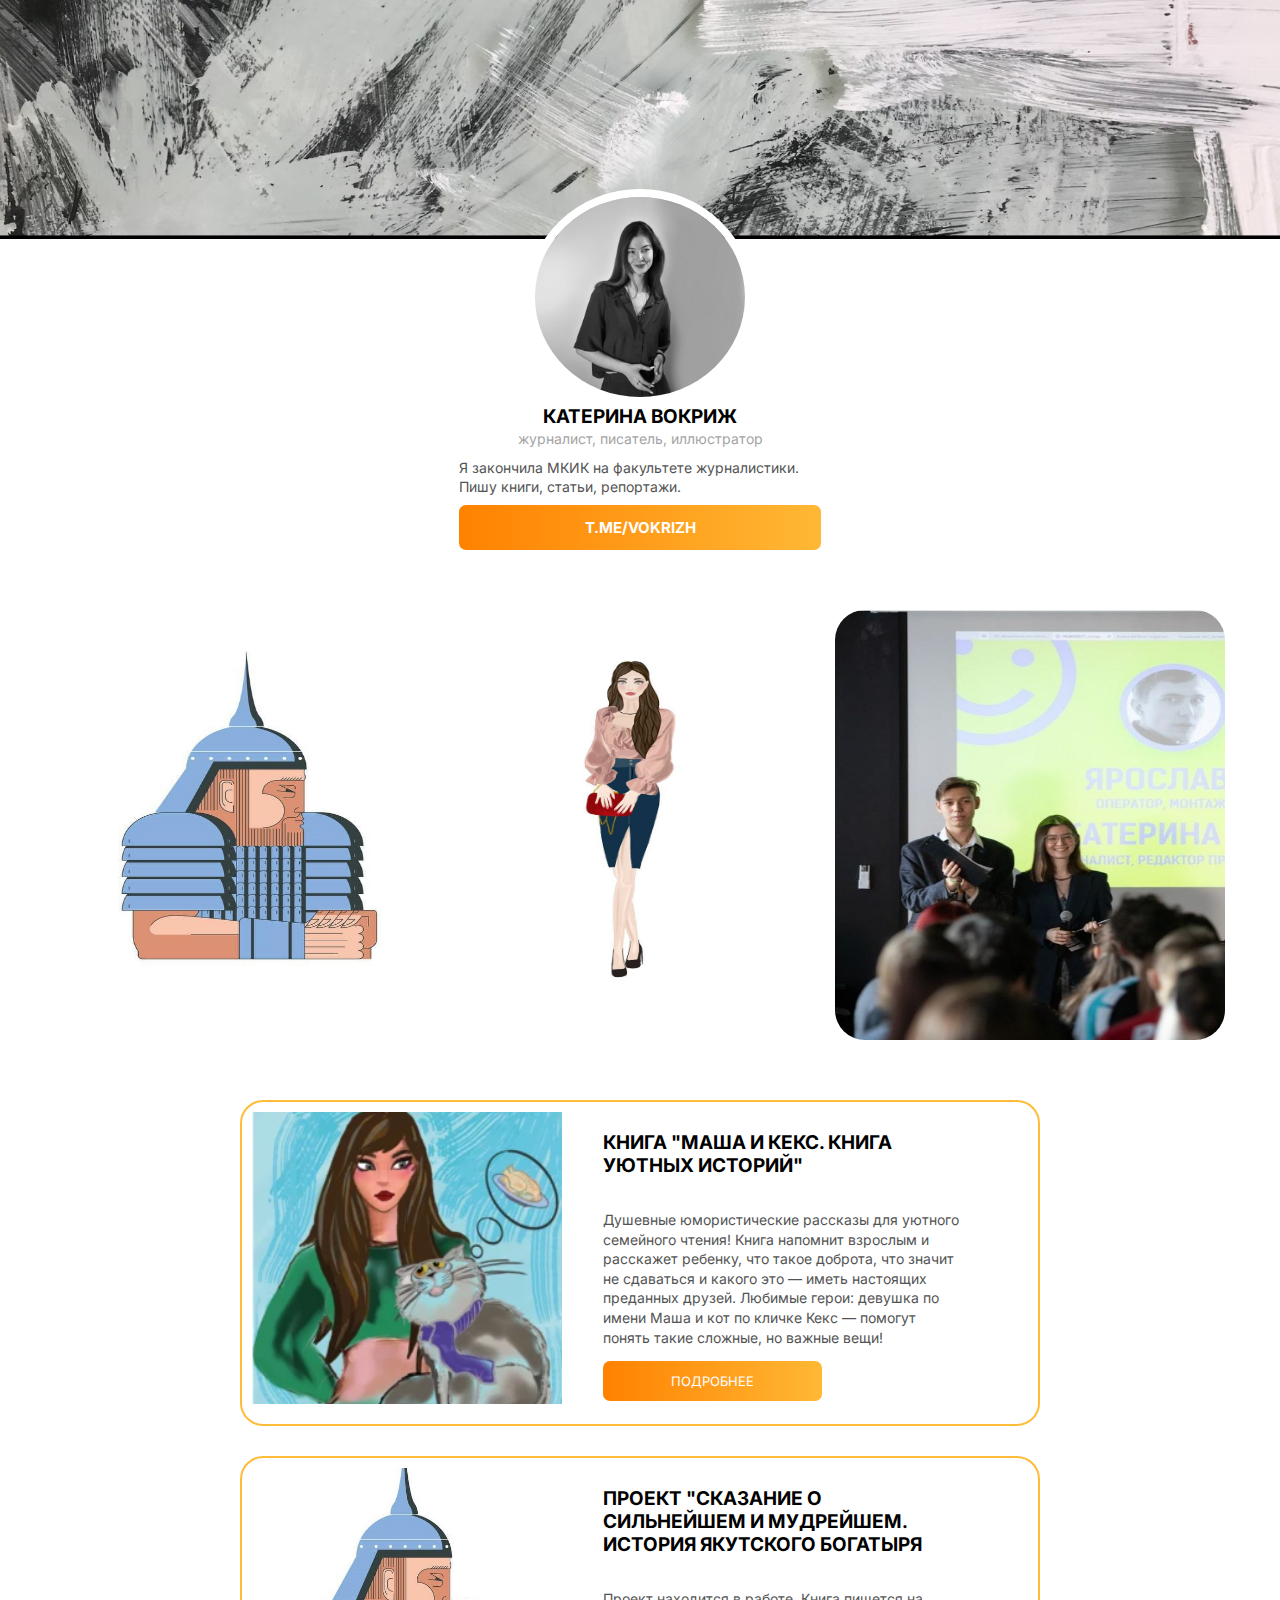
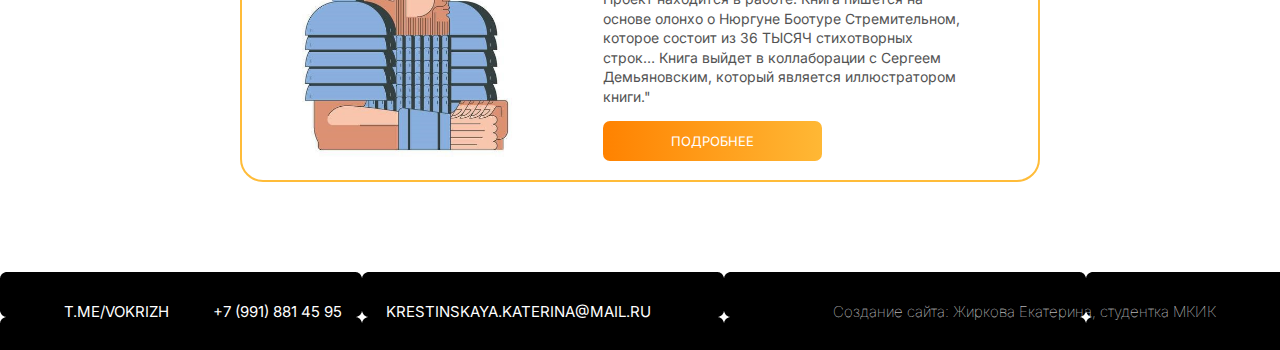
<file: index.html>
<!doctype html>
<html>
<head>
<title>Вокриж любит писать текст</title>
<link href="style.css" type="text/css"  rel="stylesheet">
<meta charset="utf-8">
<link rel="shortcut icon" type="image/x-icon" href="images/favicon.ico">
<link rel="preconnect" href="https://fonts.googleapis.com">
<link rel="preconnect" href="https://fonts.gstatic.com" crossorigin>
<link href="https://fonts.googleapis.com/css2?family=Inter:wght@100;200;300;400;500;600;700;800;900&display=swap" rel="stylesheet">
</head>
<body>
<header>
<section class="profile">
<img src="images/me.jpg">
<h1>Катерина Вокриж</h1>
<h2>Журналист, писатель, иллюстратор</h2>
<p>Я закончила МКИК на факультете журналистики. Пишу книги, статьи, репортажи.</p>
<a href="/">t.me/Vokrizh</a>
</section>
</header>
<main>
<section class="ills">
<img src="images/bog.jpeg">
<img src="images/masha.jpeg">
<img src="images/fest.jpeg">
</section>
<section class="portfolio">
<article id="card_2">
<img src="images/Kniga.png">
<h3>Книга "Маша и Кекс. Книга уютных историй"</h3>
<p>Душевные юмористические рассказы для уютного семейного чтения! Книга напомнит взрослым и расскажет ребенку, что такое доброта, что значит не сдаваться и какого это — иметь настоящих преданных друзей. Любимые герои: девушка по имени Маша и кот по кличке Кекс — помогут понять такие сложные, но важные вещи!</p>
<a href="2.html">подробнее</a>
</article>
<article id="card_1">
<img src="images/bog.jpeg">
<h3>Проект "Сказание о сильнейшем и мудрейшем. История якутского богатыря</h3>
<p>Проект находится в работе. Книга пишется на основе олонхо о Нюргуне Боотуре Стремительном, которое состоит из 36 ТЫСЯЧ стихотворных строк… 
Книга выйдет в коллаборации с Сергеем Демьяновским, который является иллюстратором книги."</p>
<a href="1.html">подробнее</a>
</article>
</section>
</main>
<footer>
<div class="contacts">
<a href="/">t.me/Vokrizh</a>
<a href="/"> +7 (991) 881 45 95</a>
<a href="/">krestinskaya.katerina@mail.ru</a>
</div>
<div class="copyright">
Создание сайта: Жиркова Екатерина, студентка МКИК
</div>
</footer>
</body>
</html>
</file>
<file: style.css>
body {
    margin: 0;
    font-family: 'Inter', sans-serif;
}

header {
    width: 100%;
    height: 550px;
    background: url(images/verh.png);
    background-size: 100% 239px;
    background-repeat: no-repeat;
    display: flex;
    justify-content: center;
    align-items: flex-end;
    margin-bottom: 60px;
}
.profile {
    width: 362px;
    display: flex;
    align-content: flex-start;
    justify-content: center;
    flex-wrap: wrap;
}

.profile img {
    display: block;
    margin: 0 50px;
    border-radius: 50%;
    border: 8px solid white;
	width: 210px;
    height: 200px;
}

.profile h1 {
    margin: 0;
font-weight: 700;
font-size: 19px;
line-height: 23px;
text-transform: uppercase;
}

.profile h2 {
margin: 0;
font-weight: 400;
font-size: 14px;
line-height: 154.02%;
text-transform: lowercase;
color: #A4A4A4;
}

.profile p {
font-weight: 400;
font-size: 14px;
line-height: 140.52%;
color: #535353;
margin: 8px 0;
}

.profile a {
    width: 362px;
    height: 45px;
    background: linear-gradient(90deg, #FF8200 0%, #FFBC39 107.46%);
    border-radius: 7px;
    display: flex;
    justify-content: center;
    align-items: center;
    font-weight: 700;
    font-size: 15px;
    text-transform: uppercase;
    color: #FFFFFF;
    text-decoration: none;
}

.profile a:hover {
    background: linear-gradient(0deg, #FF8200 0%, #FFBC39 107.46%);
}

main {
    width: 1170px;
    margin: 0 auto;
}

.ills {
    display: flex;
    justify-content: space-between;
    flex-wrap: nowrap;
        margin-bottom: 60px;
}

.ills img {
    width: 383px;
    border-radius: 30px;
	width: 410px;
    height: 430px;
}
 
.portfolio {
    /* visibility: visible; */
    display: flex;
    flex-direction: column;
    align-items: center;
        margin-bottom: 60px;
}

.portfolio article {
    /* visibility: visible; */
    width: 800px;
    display: flex;
    flex-direction: column;
    height: 326px;
    flex-wrap: wrap;
    margin-bottom: 30px;
    background: #FFFFFF;
    border: 2px solid #FFBC39;
    border-radius: 23px;
    padding: 10px;
    box-sizing: border-box;
}

.portfolio article img {
    width: 383px;
    display: block;
    margin-right: -25px;
    width: 310px;
    height: 292px;
    object-fit: cover;
}

.portfolio article h3 {
    width: 360px;
    font-weight: 700;
    font-size: 19px;
    line-height: 23px;
    text-transform: uppercase;
}

.portfolio article p {
    font-weight: 400;
    font-size: 14px;
    line-height: 140.52%;
    width: 360px;
    color: #535353;
}

.portfolio article a {
    background: linear-gradient(90deg, #FF8200 0%, #FFBC39 107.46%);
    border-radius: 7px;
    display: flex;
    width: 219px;
    height: 40px;
    text-transform: uppercase;
    color: #FFFFFF;
    text-decoration: none;
    align-items: center;
    font-size: 13px;
    justify-content: center;
}

.portfolio article a:hover {
    background: linear-gradient(0deg, #FF8200 0%, #FFBC39 107.46%);
}

footer {
    background: url(images/niz.png);
    width: 100%;
    height: 78px;
    padding: 0 5vw;
    display: flex;
    justify-content: space-between;
    box-sizing: border-box;
    align-items: center;
}

.contacts a {
    text-transform: uppercase;
    color: #FFFFFF;
    text-decoration: none;
    font-size: 15px;
    margin-right: 40px;
}

.contacts a:hover {
    color: #000000;
}

.copyright {
    font-size: 15px;
    color: #FFFFFF;
    font-weight: 100;
}

/* ВНУТРЕННЯЯ СТРАНИЦА */

.read {
    background: #FFFFFF;
    border: 2px solid #FFBC39;
    border-radius: 23px;
    margin-bottom: 60px;
    padding: 70px 130px;
    box-sizing: border-box;
    font-weight: 400;
    font-size: 14px;
    line-height: 156.02%;
    color: #535353;
    position: relative;
}


.read img {
    width: 440px;
    border-radius: 15px;
    margin: 5px;
}

.read h1 {
    text-transform: uppercase;
    color: #000000;
    font-weight: 700;
    font-size: 26px;
}

.read h1, .read p, .read ul {
    padding: 0 130px;
}

.read ul li {
    margin-bottom: 15px;
}

.back {
    position: absolute;
    left: 30px;
    top: 20px;
    display: flex;
    text-transform: uppercase;
    text-decoration: none;
    color: #000000;
    align-items: center;
    font-weight: 500;
    font-size: 12px;
}

.back img {
    width: 35px;
    margin-right: 10px;
}

.back:hover {
opacity: 0.3;
}
</file>
